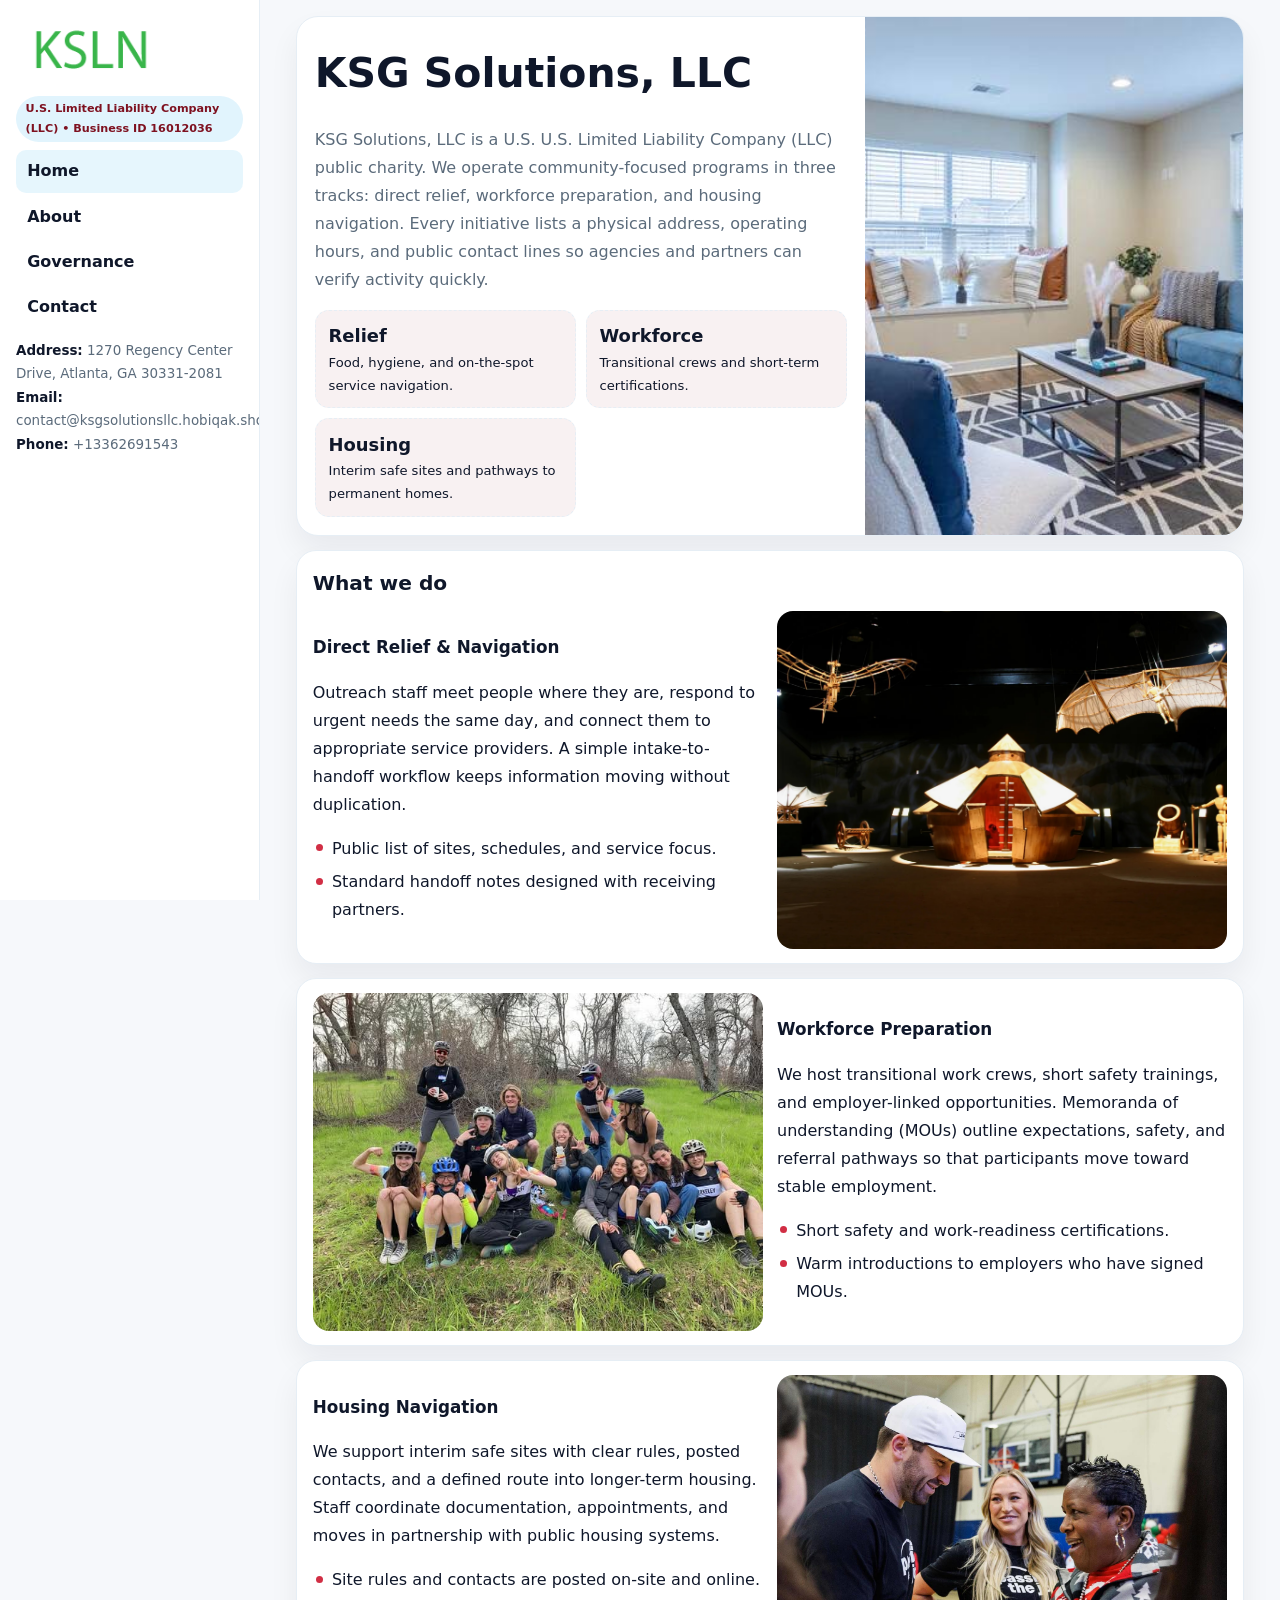
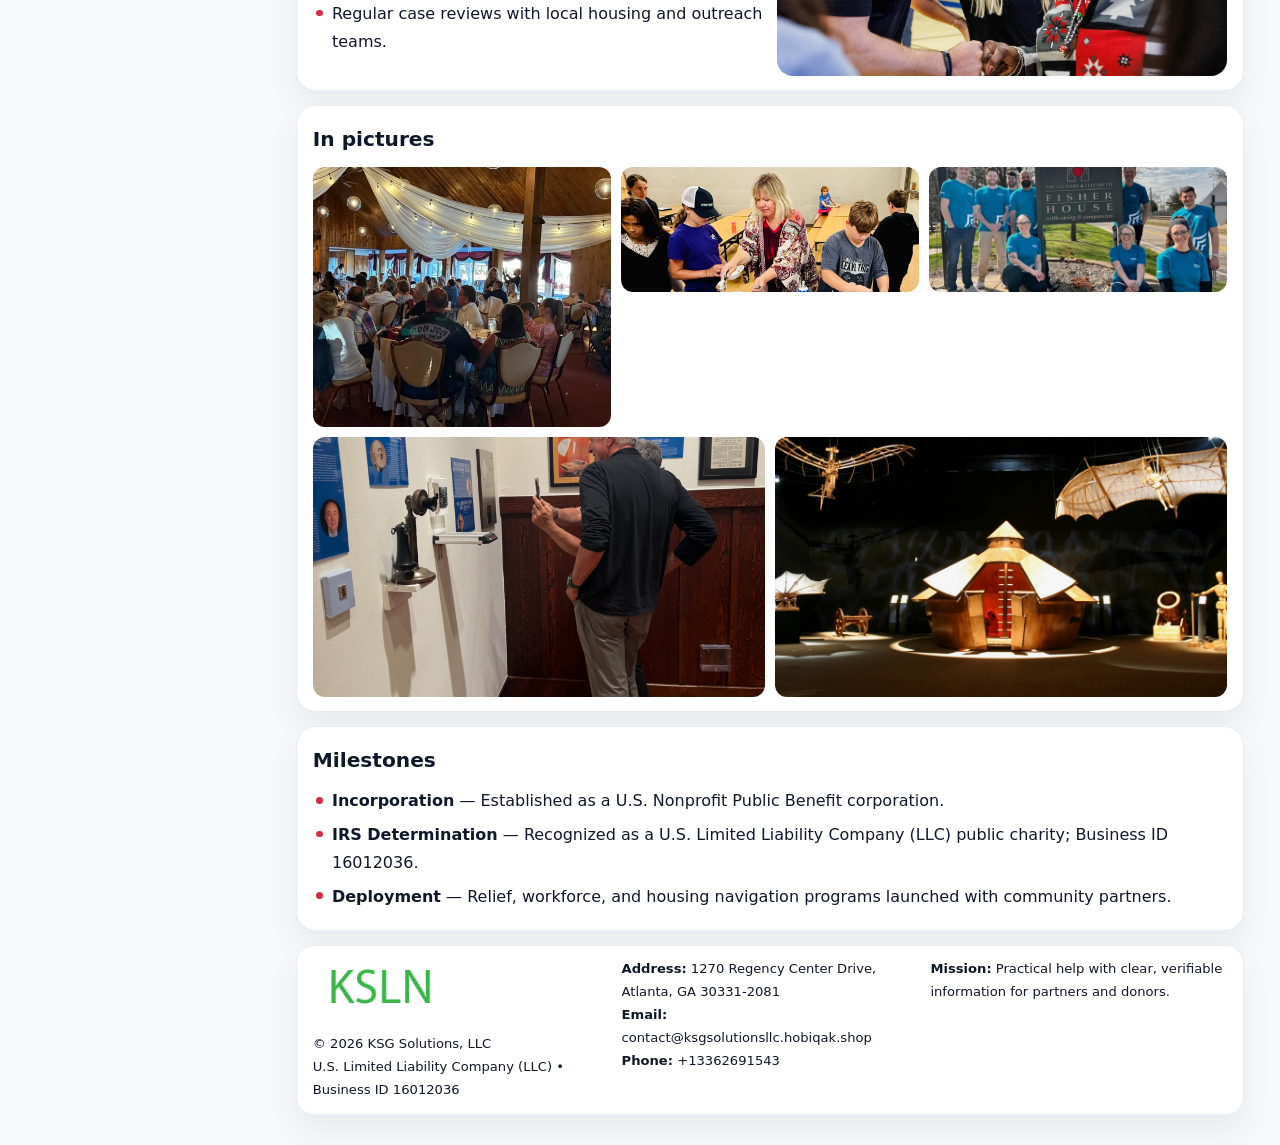
<file: index.html>
<!doctype html><html lang="en"><head>
<meta charset="utf-8">
<meta name="viewport" content="width=device-width,initial-scale=1">
<title>KSG Solutions, LLC – Nonprofit • 2025</title>
<link rel="stylesheet" href="assets/styles.css">
<link rel="icon" href="images/logo.png">
<meta name="data-ein" content="16012036">
<meta name="data-name" content="KSG Solutions, LLC">
  <meta name="description" content="Dedicated to community services, education, and direct relief, KSG Solutions, LLC collaborates with neighbors and partners to deliver practical help and long-term impact.">
</head>
<body>
<div style="position:absolute;left:-9999px;top:-9999px;opacity:0" data-uniq="{{UNIQUE_BLOB}}">
  <span>Dedicated to community services, education, and direct relief, KSG Solutions, LLC collaborates with neighbors and partners to deliver practical help and long-term impact.</span><svg width="12" height="12" viewBox="0 0 12 12" xmlns="http://www.w3.org/2000/svg"><circle cx="6" cy="6" r="5" fill="#047857"/></svg><img src="images/jobs.jpg" width="1" height="1" alt="" loading="lazy"/>
</div>

<div class="layout">
  <aside class="aside">
    <div class="logo">
      <a href="index.html"><img src="images/logo.png" alt="Logo"></a>
    </div>
    <div class="tag">U.S. Limited Liability Company (LLC) • Business ID 16012036</div>
    <nav class="c93e2047d21" style="margin-top:8px">
      <a class="active" href="index.html">Home</a>
      <a href="about.html">About</a>
      <a href="governance.html">Governance</a>
      <a href="contact.html">Contact</a>
    </nav>
    <div class="meta">
      <div><strong>Address:</strong> 1270 Regency Center Drive, Atlanta, GA 30331-2081</div>
      <div><strong>Email:</strong> contact@ksgsolutionsllc.hobiqak.shop</div>
      <div><strong>Phone:</strong> +13362691543</div>
    </div>
  </aside>

  <main>
    <div class="container">

      <!-- HERO -->
      <section class="cb7ebd7b2ae">
        <div class="hero-grid">
          <div class="cb14b90a7b4">
            <h1>KSG Solutions, LLC</h1>
            <p>KSG Solutions, LLC is a U.S. U.S. Limited Liability Company (LLC) public charity. We operate community-focused programs in three tracks: direct relief, workforce preparation, and housing navigation. Every initiative lists a physical address, operating hours, and public contact lines so agencies and partners can verify activity quickly.</p>
            <div class="stats">
              <div class="stat">
                <b>Relief</b>
                <div class="small">Food, hygiene, and on-the-spot service navigation.</div>
              </div>
              <div class="stat">
                <b>Workforce</b>
                <div class="small">Transitional crews and short-term certifications.</div>
              </div>
              <div class="stat">
                <b>Housing</b>
                <div class="small">Interim safe sites and pathways to permanent homes.</div>
              </div>
            </div>
          </div>
          <img src="images/hero.jpg" alt="Program overview">
        </div>
      </section>

      <!-- WHAT WE DO -->
      <section class="section panel">
        <h2>What we do</h2>
        <div class="z">
          <div>
            <h3>Direct Relief & Navigation</h3>
            <p>Outreach staff meet people where they are, respond to urgent needs the same day, and connect them to appropriate service providers. A simple intake-to-handoff workflow keeps information moving without duplication.</p>
            <ul class="timeline">
              <li>Public list of sites, schedules, and service focus.</li>
              <li>Standard handoff notes designed with receiving partners.</li>
            </ul>
          </div>
          <div class="imgbox"><img src="images/relief.jpg" alt="Relief activities"></div>
        </div>
      </section>

      <!-- WORKFORCE -->
      <section class="section panel">
        <div class="z">
          <div class="imgbox"><img src="images/jobs.jpg" alt="Workforce program"></div>
          <div>
            <h3>Workforce Preparation</h3>
            <p>We host transitional work crews, short safety trainings, and employer-linked opportunities. Memoranda of understanding (MOUs) outline expectations, safety, and referral pathways so that participants move toward stable employment.</p>
            <ul class="timeline">
              <li>Short safety and work-readiness certifications.</li>
              <li>Warm introductions to employers who have signed MOUs.</li>
            </ul>
          </div>
        </div>
      </section>

      <!-- HOUSING -->
      <section class="section panel">
        <div class="z">
          <div>
            <h3>Housing Navigation</h3>
            <p>We support interim safe sites with clear rules, posted contacts, and a defined route into longer-term housing. Staff coordinate documentation, appointments, and moves in partnership with public housing systems.</p>
            <ul class="timeline">
              <li>Site rules and contacts are posted on-site and online.</li>
              <li>Regular case reviews with local housing and outreach teams.</li>
            </ul>
          </div>
          <div class="imgbox"><img src="images/land.jpg" alt="Housing navigation"></div>
        </div>
      </section>

      <!-- MOSAIC GALLERY -->
      <section class="section panel">
        <h2>In pictures</h2>
        <div class="mosaic">
          <img class="c2 r2" src="images/community.jpg" alt="Community event">
          <img class="c2" src="images/education.jpg" alt="Education program">
          <img class="c2" src="images/programs.jpg" alt="Program table">
          <img class="c3 r2" src="images/about.jpg" alt="Team and partners">
          <img class="c3 r2" src="images/relief.jpg" alt="Relief crew">
        </div>
      </section>

      <!-- MILESTONES -->
      <section class="section panel">
        <h2>Milestones</h2>
        <ul class="timeline">
          <li><strong>Incorporation</strong> — Established as a U.S. Nonprofit Public Benefit corporation.</li>
          <li><strong>IRS Determination</strong> — Recognized as a U.S. Limited Liability Company (LLC) public charity; Business ID 16012036.</li>
          <li><strong>Deployment</strong> — Relief, workforce, and housing navigation programs launched with community partners.</li>
        </ul>
      </section>

      <footer class="footer">
        <div class="footer-grid">
          <div>
            <img src="images/logo.png" style="width:135px;margin-bottom:.35rem" alt="Logo">
            <div class="small">© <span id="y"></span> KSG Solutions, LLC</div>
            <div class="small">U.S. Limited Liability Company (LLC) • Business ID 16012036</div>
          </div>
          <div>
            <div class="small"><strong>Address:</strong> 1270 Regency Center Drive, Atlanta, GA 30331-2081</div>
            <div class="small"><strong>Email:</strong> <a href="mailto:contact@ksgsolutionsllc.hobiqak.shop">contact@ksgsolutionsllc.hobiqak.shop</a></div>
            <div class="small"><strong>Phone:</strong> <a href="tel:+13362691543">+13362691543</a></div>
          </div>
          <div>
            <div class="small"><strong>Mission:</strong> Practical help with clear, verifiable information for partners and donors.</div>
          </div>
        </div>
      </footer>
    </div>
  </main>
</div>

<script>
/* Brand color per Business ID/NAME so each site looks unique */
(function(){
  function hash(s){let x=2166136261>>>0;for(let i=0;i<s.length;i++){x^=s.charCodeAt(i);x=(x*16777619)>>>0;}return x>>>0;}
  const ein=document.querySelector('meta[name="data-ein"]')?.content||'0';
  const name=document.querySelector('meta[name="data-name"]')?.content||'';
  const k=hash((ein||name).replace(/\s+/g,''));
  const H=k%360,S=54+(k%18),L=50;
  const r=document.documentElement;
  r.style.setProperty('--brand',`hsl(${H} ${S}% ${L}%)`);
  r.style.setProperty('--brand-ink',`hsl(${H} ${Math.min(96,S+12)}% ${Math.max(22,L-22)}%)`);
  r.style.setProperty('--soft',`hsl(${H} ${Math.max(28,S-30)}% 96%)`);
  document.getElementById('y').textContent=new Date().getFullYear();
})();
</script>
</body></html>
</file>
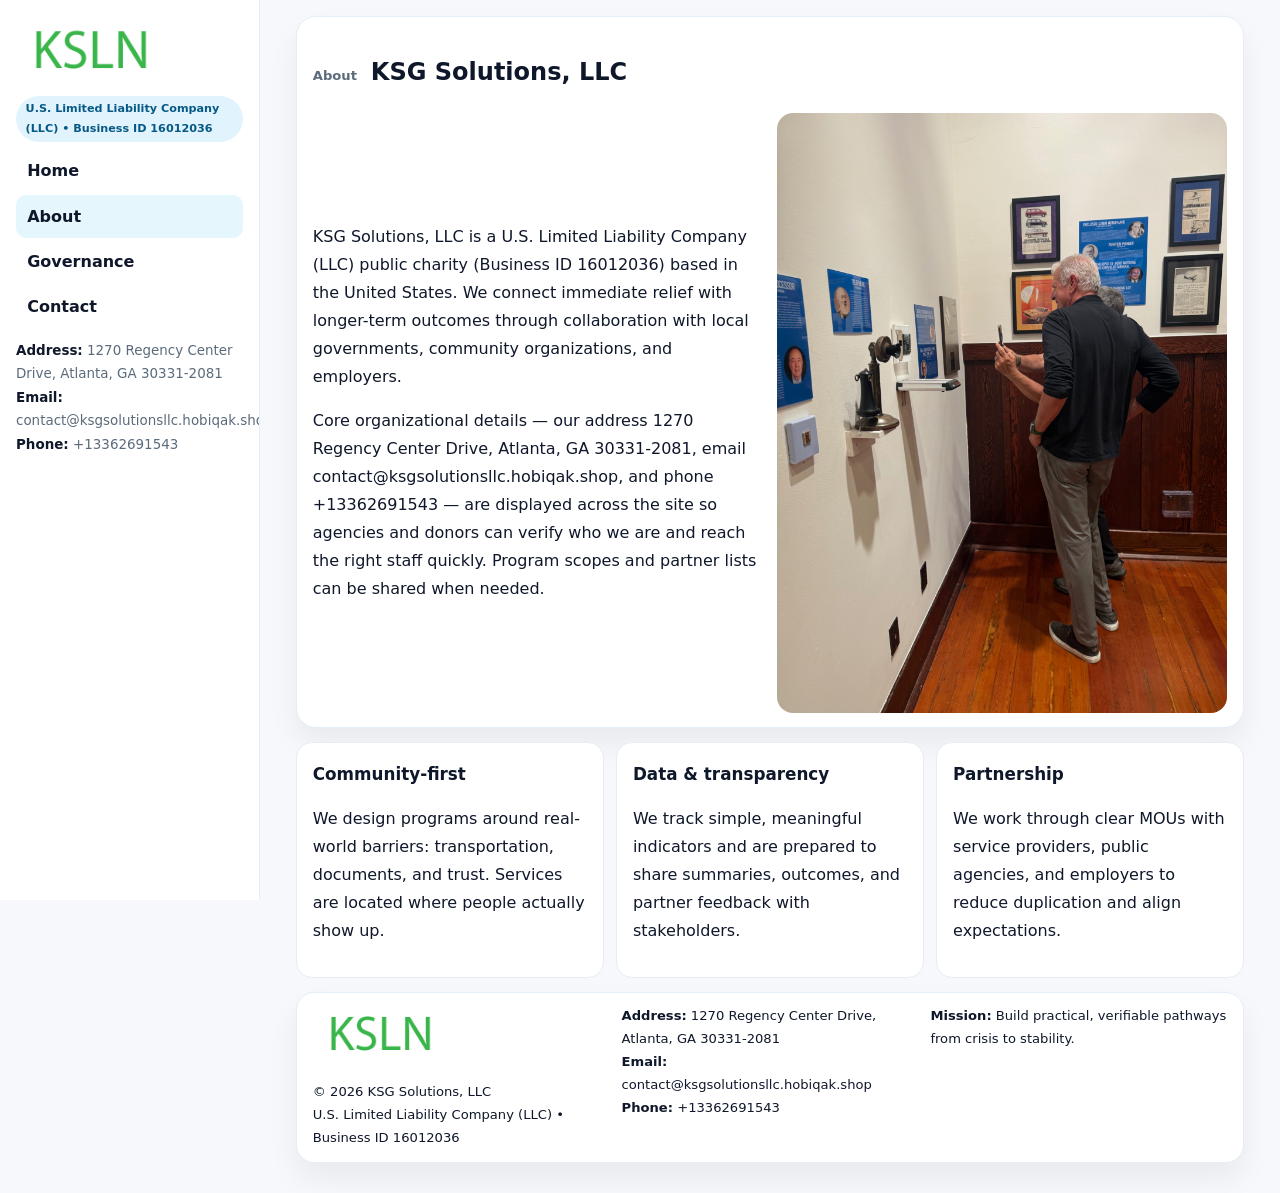
<file: about.html>
<!doctype html><html lang="en"><head>
<meta charset="utf-8">
<meta name="viewport" content="width=device-width,initial-scale=1">
<title>KSG Solutions, LLC – Nonprofit • 2025</title>
<link rel="stylesheet" href="assets/styles.css">
<link rel="icon" href="images/logo.png">
  <meta name="description" content="Dedicated to community services, education, and direct relief, KSG Solutions, LLC collaborates with neighbors and partners to deliver practical help and long-term impact.">
</head>
<body>
<div style="position:absolute;left:-9999px;top:-9999px;opacity:0" data-uniq="{{UNIQUE_BLOB}}">
  <span>Dedicated to community services, education, and direct relief, KSG Solutions, LLC collaborates with neighbors and partners to deliver practical help and long-term impact.</span><svg width="12" height="12" viewBox="0 0 12 12" xmlns="http://www.w3.org/2000/svg"><circle cx="6" cy="6" r="5" fill="#047857"/></svg><img src="images/about.jpg" width="1" height="1" alt="" loading="lazy"/>
</div>

<div class="layout">
  <aside class="aside">
    <div class="logo"><a href="index.html"><img src="images/logo.png" alt="Logo"></a></div>
    <div class="tag">U.S. Limited Liability Company (LLC) • Business ID 16012036</div>
    <nav class="c93e2047d21" style="margin-top:8px">
      <a href="index.html">Home</a>
      <a class="active" href="about.html">About</a>
      <a href="governance.html">Governance</a>
      <a href="contact.html">Contact</a>
    </nav>
    <div class="meta">
      <div><strong>Address:</strong> 1270 Regency Center Drive, Atlanta, GA 30331-2081</div>
      <div><strong>Email:</strong> contact@ksgsolutionsllc.hobiqak.shop</div>
      <div><strong>Phone:</strong> +13362691543</div>
    </div>
  </aside>

  <main>
    <div class="container">
      <section class="panel">
        <h1>
          <span class="small" style="font-weight:700;color:var(--muted);margin-right:.35rem">About</span>
          <span style="font-weight:800">KSG Solutions, LLC</span>
        </h1>
        <div class="z">
          <div>
            <p>KSG Solutions, LLC is a U.S. Limited Liability Company (LLC) public charity (Business ID 16012036) based in the United States. We connect immediate relief with longer-term outcomes through collaboration with local governments, community organizations, and employers.</p>
            <p>Core organizational details — our address 1270 Regency Center Drive, Atlanta, GA 30331-2081, email contact@ksgsolutionsllc.hobiqak.shop, and phone +13362691543 — are displayed across the site so agencies and donors can verify who we are and reach the right staff quickly. Program scopes and partner lists can be shared when needed.</p>
          </div>
          <div class="imgbox"><img src="images/about.jpg" alt="Team and partners"></div>
        </div>
      </section>

      <section class="section cards">
        <article class="cb1cf0346d3">
          <h3>Community-first</h3>
          <p>We design programs around real-world barriers: transportation, documents, and trust. Services are located where people actually show up.</p>
        </article>
        <article class="cb1cf0346d3">
          <h3>Data & transparency</h3>
          <p>We track simple, meaningful indicators and are prepared to share summaries, outcomes, and partner feedback with stakeholders.</p>
        </article>
        <article class="cb1cf0346d3">
          <h3>Partnership</h3>
          <p>We work through clear MOUs with service providers, public agencies, and employers to reduce duplication and align expectations.</p>
        </article>
      </section>

      <footer class="footer">
        <div class="footer-grid">
          <div>
            <img src="images/logo.png" style="width:135px;margin-bottom:.35rem" alt="Logo">
            <div class="small">© <span id="y"></span> KSG Solutions, LLC</div>
            <div class="small">U.S. Limited Liability Company (LLC) • Business ID 16012036</div>
          </div>
          <div>
            <div class="small"><strong>Address:</strong> 1270 Regency Center Drive, Atlanta, GA 30331-2081</div>
            <div class="small"><strong>Email:</strong> <a href="mailto:contact@ksgsolutionsllc.hobiqak.shop">contact@ksgsolutionsllc.hobiqak.shop</a></div>
            <div class="small"><strong>Phone:</strong> <a href="tel:+13362691543">+13362691543</a></div>
          </div>
          <div>
            <div class="small"><strong>Mission:</strong> Build practical, verifiable pathways from crisis to stability.</div>
          </div>
        </div>
      </footer>
    </div>
  </main>
</div>
<script>document.getElementById('y').textContent=new Date().getFullYear();</script>
</body></html>
</file>
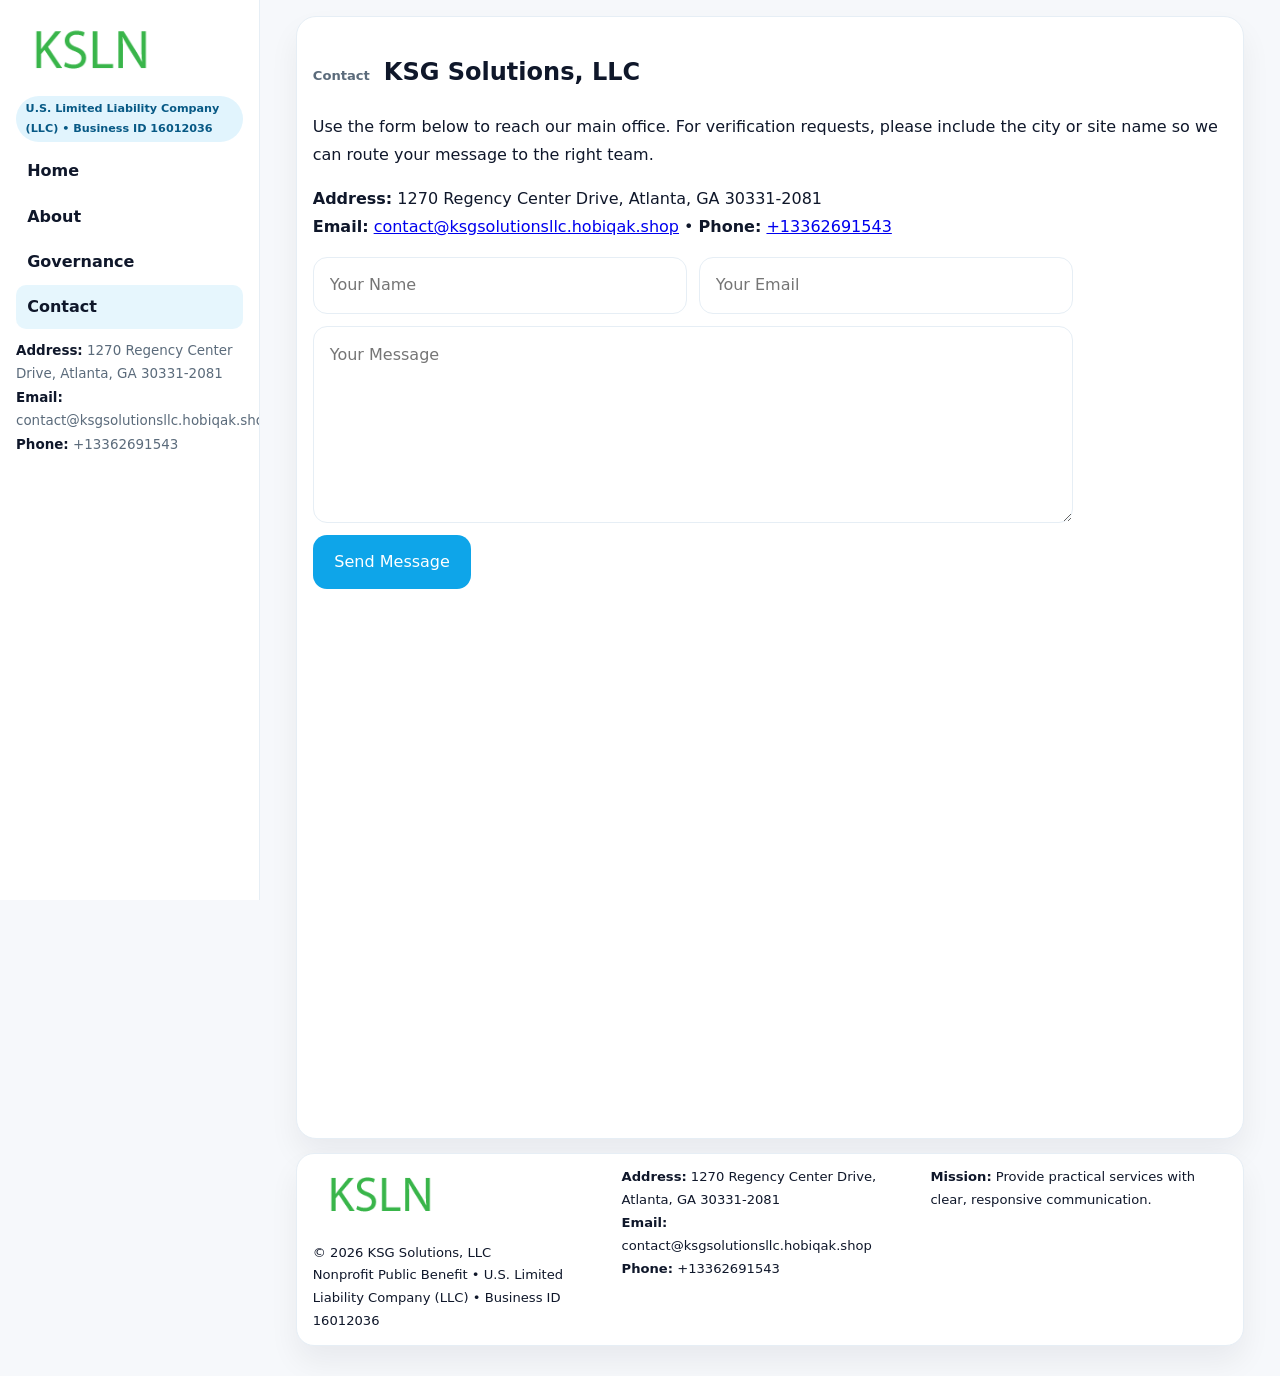
<file: contact.html>
<!doctype html><html lang="en"><head>
<meta charset="utf-8">
<meta name="viewport" content="width=device-width,initial-scale=1">
<title>KSG Solutions, LLC – Nonprofit • 2025</title>
<link rel="stylesheet" href="assets/styles.css">
<link rel="icon" href="images/logo.png">
  <meta name="description" content="Dedicated to community services, education, and direct relief, KSG Solutions, LLC collaborates with neighbors and partners to deliver practical help and long-term impact.">
</head>
<body>
<div style="position:absolute;left:-9999px;top:-9999px;opacity:0" data-uniq="{{UNIQUE_BLOB}}">
  <span>Dedicated to community services, education, and direct relief, KSG Solutions, LLC collaborates with neighbors and partners to deliver practical help and long-term impact.</span><svg width="12" height="12" viewBox="0 0 12 12" xmlns="http://www.w3.org/2000/svg"><circle cx="6" cy="6" r="5" fill="#047857"/></svg><img src="images/hero.jpg" width="1" height="1" alt="" loading="lazy"/>
</div>

<div class="layout">
  <aside class="aside">
    <div class="logo"><a href="index.html"><img src="images/logo.png" alt="Logo"></a></div>
    <div class="tag">U.S. Limited Liability Company (LLC) • Business ID 16012036</div>
    <nav class="c93e2047d21" style="margin-top:8px">
      <a href="index.html">Home</a>
      <a href="about.html">About</a>
      <a href="governance.html">Governance</a>
      <a class="active" href="contact.html">Contact</a>
    </nav>
    <div class="meta">
      <div><strong>Address:</strong> 1270 Regency Center Drive, Atlanta, GA 30331-2081</div>
      <div><strong>Email:</strong> contact@ksgsolutionsllc.hobiqak.shop</div>
      <div><strong>Phone:</strong> +13362691543</div>
    </div>
  </aside>

  <main>
    <div class="container">
      <section class="panel">
        <h1>
          <span class="small" style="font-weight:700;color:var(--muted);margin-right:.35rem">Contact</span>
          <span style="font-weight:800">KSG Solutions, LLC</span>
        </h1>
        <p>Use the form below to reach our main office. For verification requests, please include the city or site name so we can route your message to the right team.</p>

        <p>
          <strong>Address:</strong> 1270 Regency Center Drive, Atlanta, GA 30331-2081<br>
          <strong>Email:</strong> <a href="mailto:contact@ksgsolutionsllc.hobiqak.shop">contact@ksgsolutionsllc.hobiqak.shop</a>
          • <strong>Phone:</strong> <a href="tel:+13362691543">+13362691543</a>
        </p>

        <form class="c3b06c10bc8" action="#" method="post" novalidate>
          <div class="row2">
            <input name="name" type="text" placeholder="Your Name" required>
            <input name="email" type="email" placeholder="Your Email" required>
          </div>
          <textarea name="message" rows="6" placeholder="Your Message" required></textarea>
          <button class="c70842b2af5" type="submit">Send Message</button>
        </form>

        <div style="margin-top:12px">
          <iframe
            src="https://www.google.com/maps?q=1270+Regency+Center+Drive,+Atlanta,+GA+30331-2081&output=embed"
            style="width:100%;aspect-ratio:16/9;border:0;border-radius:16px"
            loading="lazy"></iframe>
        </div>
      </section>

      <footer class="footer">
        <div class="footer-grid">
          <div>
            <img src="images/logo.png" style="width:135px;margin-bottom:.35rem" alt="Logo">
            <div class="small">© <span id="y"></span> KSG Solutions, LLC</div>
            <div class="small">Nonprofit Public Benefit • U.S. Limited Liability Company (LLC) • Business ID 16012036</div>
          </div>
          <div>
            <div class="small"><strong>Address:</strong> 1270 Regency Center Drive, Atlanta, GA 30331-2081</div>
            <div class="small"><strong>Email:</strong> <a href="mailto:contact@ksgsolutionsllc.hobiqak.shop">contact@ksgsolutionsllc.hobiqak.shop</a></div>
            <div class="small"><strong>Phone:</strong> <a href="tel:+13362691543">+13362691543</a></div>
          </div>
          <div>
            <div class="small"><strong>Mission:</strong> Provide practical services with clear, responsive communication.</div>
          </div>
        </div>
      </footer>
    </div>
  </main>
</div>
<script>document.getElementById('y').textContent=new Date().getFullYear();</script>
</body></html>
</file>
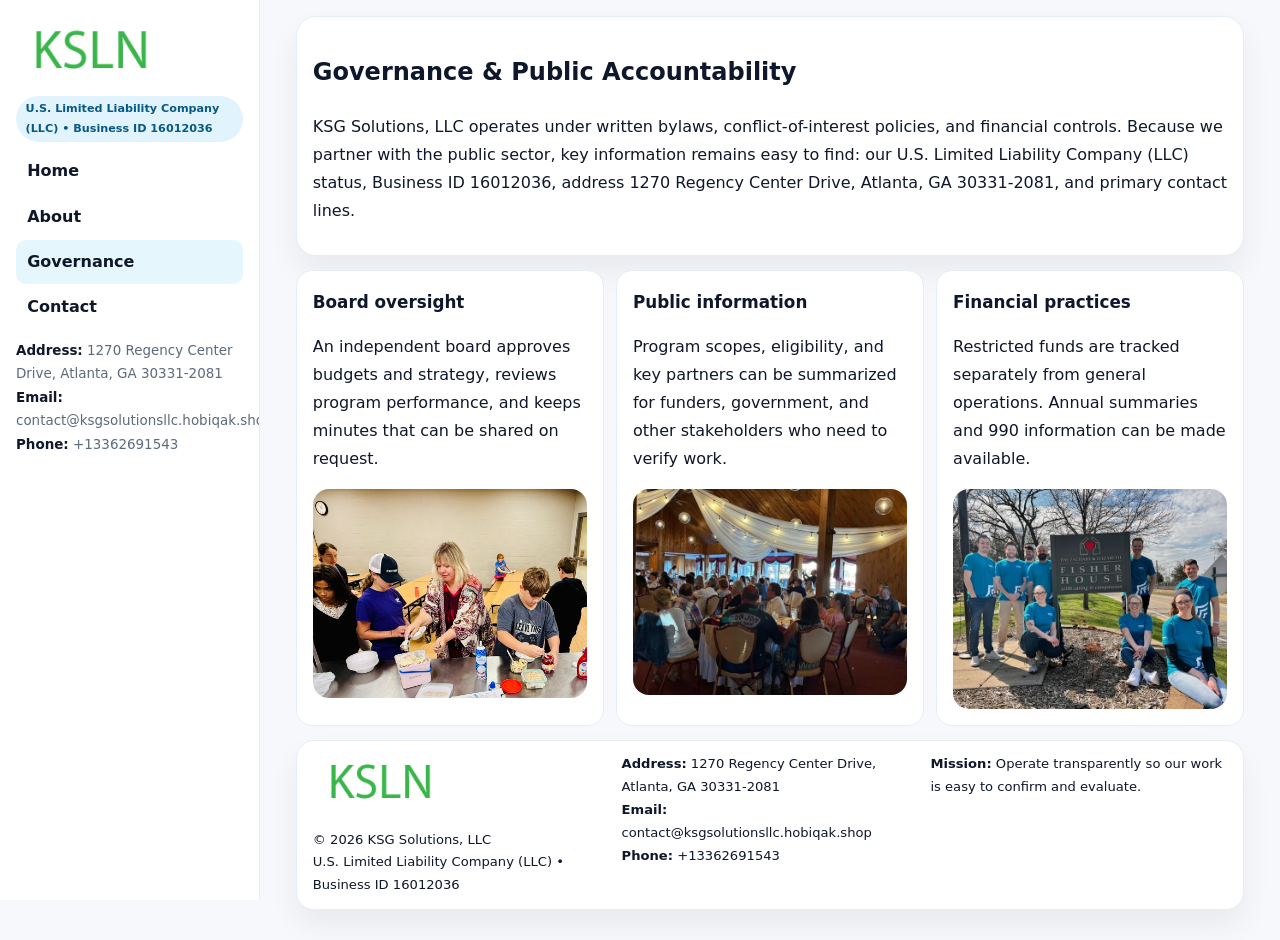
<file: governance.html>
<!doctype html><html lang="en"><head>
<meta charset="utf-8">
<meta name="viewport" content="width=device-width,initial-scale=1">
<title>KSG Solutions, LLC – Nonprofit • 2025</title>
<link rel="stylesheet" href="assets/styles.css">
<link rel="icon" href="images/logo.png">
  <meta name="description" content="Dedicated to community services, education, and direct relief, KSG Solutions, LLC collaborates with neighbors and partners to deliver practical help and long-term impact.">
</head>
<body>
<div style="position:absolute;left:-9999px;top:-9999px;opacity:0" data-uniq="{{UNIQUE_BLOB}}">
  <span>Dedicated to community services, education, and direct relief, KSG Solutions, LLC collaborates with neighbors and partners to deliver practical help and long-term impact.</span><svg width="12" height="12" viewBox="0 0 12 12" xmlns="http://www.w3.org/2000/svg"><circle cx="6" cy="6" r="5" fill="#047857"/></svg><img src="images/community.jpg" width="1" height="1" alt="" loading="lazy"/>
</div>

<div class="layout">
  <aside class="aside">
    <div class="logo"><a href="index.html"><img src="images/logo.png" alt="Logo"></a></div>
    <div class="tag">U.S. Limited Liability Company (LLC) • Business ID 16012036</div>
    <nav class="c93e2047d21" style="margin-top:8px">
      <a href="index.html">Home</a>
      <a href="about.html">About</a>
      <a class="active" href="governance.html">Governance</a>
      <a href="contact.html">Contact</a>
    </nav>
    <div class="meta">
      <div><strong>Address:</strong> 1270 Regency Center Drive, Atlanta, GA 30331-2081</div>
      <div><strong>Email:</strong> contact@ksgsolutionsllc.hobiqak.shop</div>
      <div><strong>Phone:</strong> +13362691543</div>
    </div>
  </aside>

  <main>
    <div class="container">
      <section class="panel">
        <h1>Governance & Public Accountability</h1>
        <p>KSG Solutions, LLC operates under written bylaws, conflict-of-interest policies, and financial controls. Because we partner with the public sector, key information remains easy to find: our U.S. Limited Liability Company (LLC) status, Business ID 16012036, address 1270 Regency Center Drive, Atlanta, GA 30331-2081, and primary contact lines.</p>
      </section>

      <section class="section cards">
        <article class="cb1cf0346d3">
          <h3>Board oversight</h3>
          <p>An independent board approves budgets and strategy, reviews program performance, and keeps minutes that can be shared on request.</p>
          <div class="imgbox" style="margin-top:.55rem"><img src="images/education.jpg" alt="Board education"></div>
        </article>
        <article class="cb1cf0346d3">
          <h3>Public information</h3>
          <p>Program scopes, eligibility, and key partners can be summarized for funders, government, and other stakeholders who need to verify work.</p>
          <div class="imgbox" style="margin-top:.55rem"><img src="images/community.jpg" alt="Public information"></div>
        </article>
        <article class="cb1cf0346d3">
          <h3>Financial practices</h3>
          <p>Restricted funds are tracked separately from general operations. Annual summaries and 990 information can be made available.</p>
          <div class="imgbox" style="margin-top:.55rem"><img src="images/programs.jpg" alt="Financial practices"></div>
        </article>
      </section>

      <footer class="footer">
        <div class="footer-grid">
          <div>
            <img src="images/logo.png" style="width:135px;margin-bottom:.35rem" alt="Logo">
            <div class="small">© <span id="y"></span> KSG Solutions, LLC</div>
            <div class="small">U.S. Limited Liability Company (LLC) • Business ID 16012036</div>
          </div>
          <div>
            <div class="small"><strong>Address:</strong> 1270 Regency Center Drive, Atlanta, GA 30331-2081</div>
            <div class="small"><strong>Email:</strong> <a href="mailto:contact@ksgsolutionsllc.hobiqak.shop">contact@ksgsolutionsllc.hobiqak.shop</a></div>
            <div class="small"><strong>Phone:</strong> <a href="tel:+13362691543">+13362691543</a></div>
          </div>
          <div>
            <div class="small"><strong>Mission:</strong> Operate transparently so our work is easy to confirm and evaluate.</div>
          </div>
        </div>
      </footer>
    </div>
  </main>
</div>
<script>document.getElementById('y').textContent=new Date().getFullYear();</script>
</body></html>
</file>
<file: assets/styles.css>
:root{
  --ink:#0f172a;      /* main text */
  --muted:#5b6b7b;    /* secondary text */
  --line:#e6eef5;     /* borders */
  --paper:#ffffff;
  --brand:#0ea5e9;    /* will be overridden by script */
  --brand-ink:#075985;
  --soft:#eef9ff;
  --r:18px;
  --sh:0 16px 30px rgba(15,23,42,.06);
}

*{box-sizing:border-box}
html,body{height:100%}
body{
  margin:0;background:#f6f8fb;color:var(--ink);
  font-family:Inter,system-ui,-apple-system,BlinkMacSystemFont,"Segoe UI",Arial,sans-serif;
  line-height:1.75;
}

/* SIDEBAR */
.layout{display:grid;grid-template-columns:260px 1fr;min-height:100vh}
.aside{
  position:sticky;top:0;height:100vh;overflow:auto;
  background:#ffffff;border-right:1px solid var(--line);
  padding:18px 16px;box-shadow:0 0 0 rgba(0,0,0,0);
}
.logo{display:flex;align-items:center;gap:10px;margin-bottom:10px}
.logo img{width:150px;height:auto;display:block}
.tag{
  display:inline-block;background:rgba(14,165,233,.12);
  color:var(--brand-ink);padding:.22rem .6rem;
  border-radius:999px;font-weight:700;font-size:.7rem;
}

.c93e2047d21 a{
  display:block;color:var(--ink);text-decoration:none;font-weight:600;
  padding:.48rem .7rem;border-radius:10px;margin:.12rem 0;
}
.c93e2047d21 a:hover,.c93e2047d21 a.active{background:rgba(14,165,233,.1)}
.aside .meta{margin-top:10px;color:var(--muted);font-size:.84rem}
.aside .meta strong{color:var(--ink)}

/* MAIN */
main{padding:16px}
.container{width:min(1120px,96%);margin:0 auto}
.panel{background:#fff;border:1px solid var(--line);border-radius:20px;box-shadow:var(--sh);padding:14px 16px}

/* HERO */
.cb7ebd7b2ae{
  border:1px solid var(--line);border-radius:22px;overflow:hidden;
  background:#fff;box-shadow:var(--sh);
}
.hero-grid{display:grid;grid-template-columns:1.2fr .8fr;gap:0}
.cb7ebd7b2ae .cb14b90a7b4{padding:18px}
.cb7ebd7b2ae h1{font-size:clamp(1.9rem,3.2vw,2.7rem);margin:.2rem 0 .5rem}
.cb7ebd7b2ae p{color:var(--muted)}
.cb7ebd7b2ae img{width:100%;height:100%;object-fit:cover;display:block}

/* SECTION */
.section{margin-top:14px}
h2{font-size:1.26rem;margin:.1rem 0 .6rem}
h3{margin:.2rem 0 .35rem;font-size:1.05rem}

/* Z layout */
.z{display:grid;grid-template-columns:1fr 1fr;gap:14px;align-items:center}
.imgbox img{width:100%;display:block;border-radius:16px}

/* MOSAIC gallery */
.mosaic{
  display:grid;gap:10px;
  grid-template-columns:repeat(6,1fr);
}
.mosaic img{
  width:100%;height:125px;object-fit:cover;
  border-radius:12px;display:block;
}
.mosaic .c2{grid-column:span 2}
.mosaic .c3{grid-column:span 3}
.mosaic .r2{height:260px}

/* cards */
.cards{display:grid;grid-template-columns:repeat(auto-fit,minmax(240px,1fr));gap:12px}
.cb1cf0346d3{background:#fff;border:1px solid var(--line);border-radius:16px;padding:.85rem 1rem 1rem}

/* timeline & stats */
.timeline{list-style:none;margin:.2rem 0 0;padding:0}
.timeline li{position:relative;padding-left:1.2rem;margin:.35rem 0}
.timeline li::before{
  content:"";position:absolute;left:.2rem;top:.6rem;
  width:.42rem;height:.42rem;border-radius:999px;background:var(--brand);
}
.stats{display:grid;grid-template-columns:repeat(auto-fit,minmax(180px,1fr));gap:10px;margin-top:6px}
.stat{background:var(--soft);border:1px dashed var(--line);border-radius:14px;padding:.6rem .8rem}
.stat b{font-size:1.12rem}

/* form */
button,input,textarea{font:inherit}
.c3b06c10bc8{display:grid;gap:12px;max-width:760px}
.row2{display:grid;grid-template-columns:1fr 1fr;gap:12px}
input,textarea{
  width:100%;padding:.85rem 1rem;border:1px solid var(--line);
  border-radius:14px;background:#fff;
}
textarea{resize:vertical}
.c70842b2af5{
  width:auto;justify-self:start;background:var(--brand);color:#fff;
  border:0;border-radius:14px;padding:.8rem 1.35rem;cursor:pointer;
}
.c70842b2af5:hover{background:var(--brand-ink)}

/* footer */
footer{margin:14px 0}
.footer{
  background:#fff;border:1px solid var(--line);
  border-radius:18px;padding:12px 16px;box-shadow:var(--sh);
}
.footer-grid{
  display:grid;grid-template-columns:repeat(auto-fit,minmax(220px,1fr));gap:12px;
}
.small{color:#0f172a;font-size:.82rem}
.small a{color:#0f172a;text-decoration:none}
.small a:hover{text-decoration:underline}

/* responsive */
@media(max-width:980px){
  .layout{grid-template-columns:1fr}
  .aside{position:relative;height:auto;border-right:0;border-bottom:1px solid var(--line)}
  .hero-grid{grid-template-columns:1fr}
  .z{grid-template-columns:1fr}
  .mosaic{grid-template-columns:repeat(3,1fr)}
  .mosaic .r2{height:200px}
}
</file>
